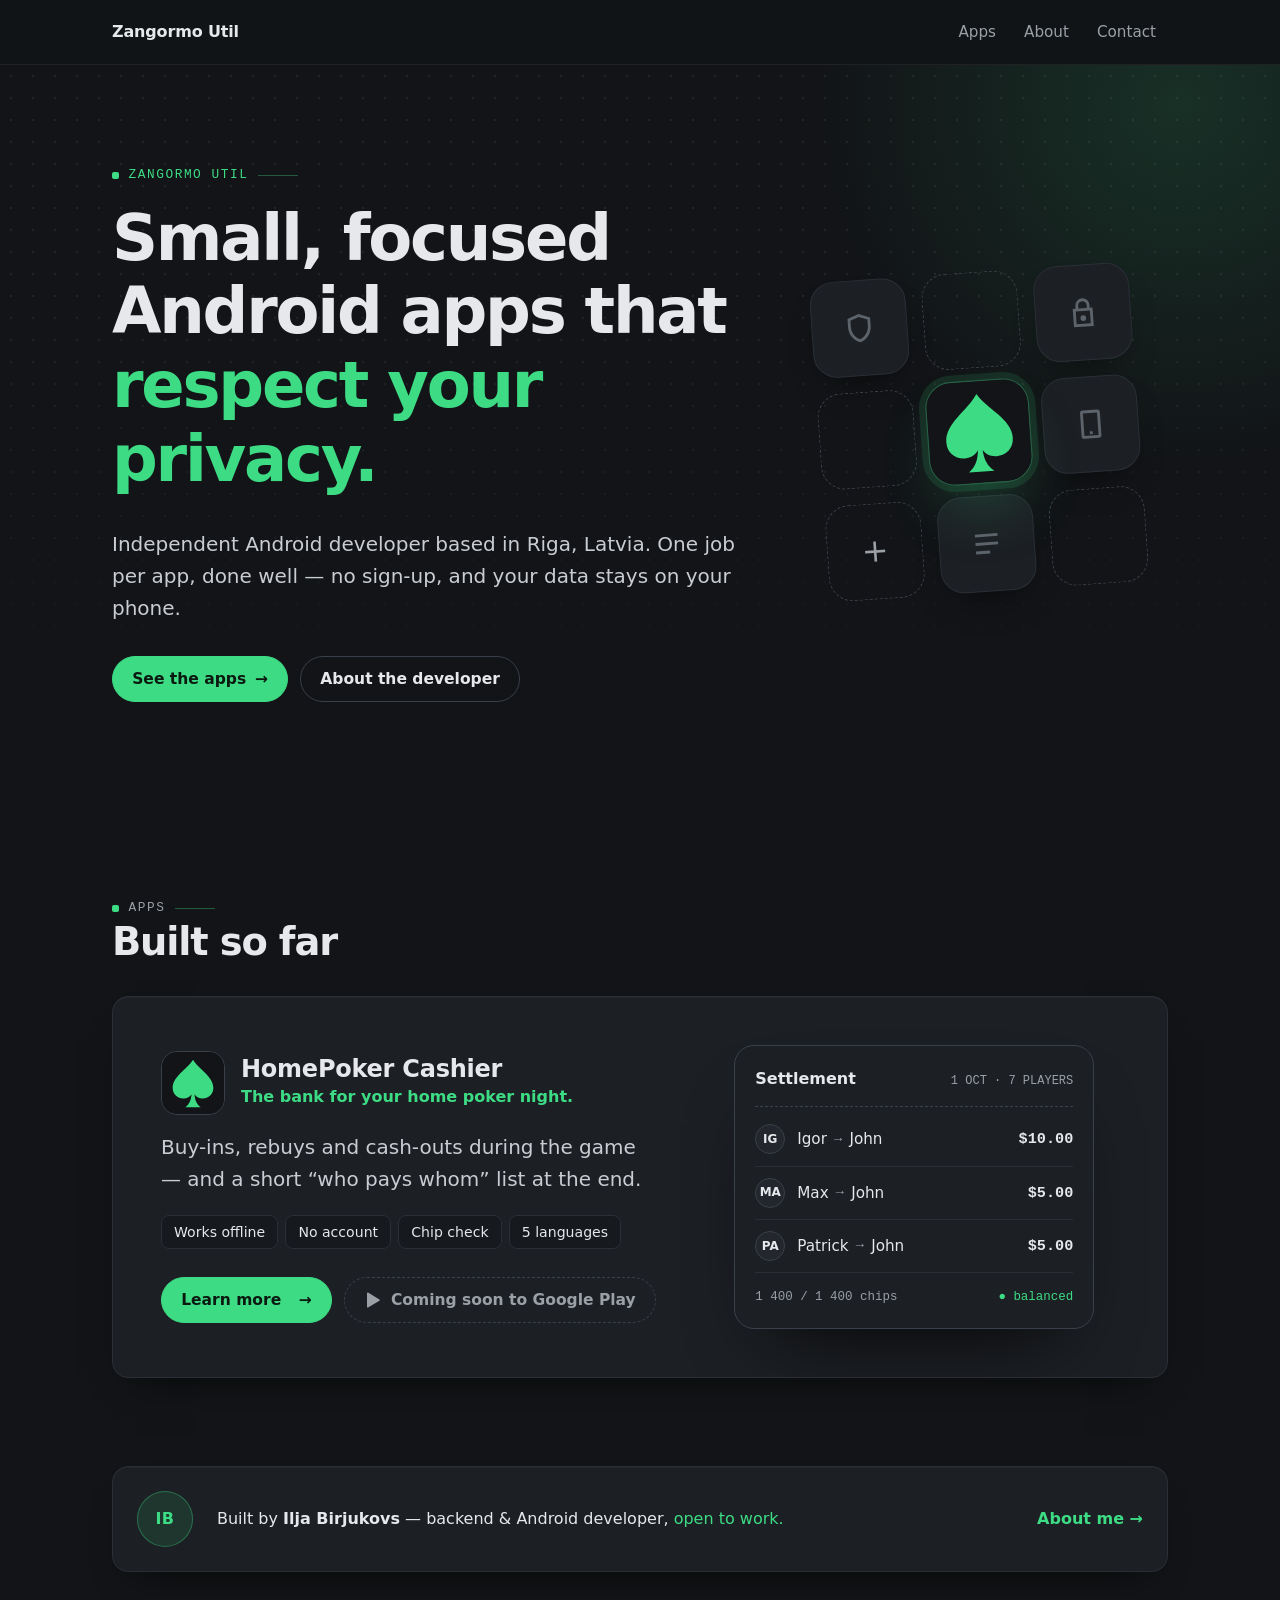
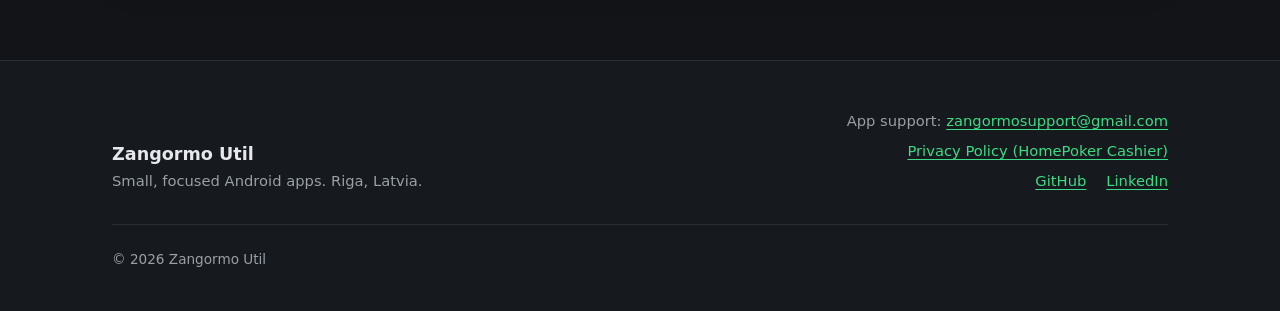
<file: index.html>
<!doctype html>
<!--
  CONFIG: data-play-live controls the Google Play button on this page.
  "false" = disabled "Coming soon to Google Play" badge (default)
  "true"  = live "Get it on Google Play" link
-->
<html lang="en" data-play-live="false">
<head>
  <meta charset="utf-8">
  <meta name="viewport" content="width=device-width, initial-scale=1">
  <title>Zangormo Util — Small, focused Android apps</title>
  <meta name="description" content="Zangormo Util: small, focused Android apps that respect your privacy. Independent Android developer based in Riga, Latvia.">
  <link rel="canonical" href="https://zangormo.github.io/">
  <meta property="og:type" content="website">
  <meta property="og:site_name" content="Zangormo Util">
  <meta property="og:title" content="Zangormo Util — Small, focused Android apps">
  <meta property="og:description" content="Small, focused Android apps that respect your privacy. Independent Android developer based in Riga, Latvia.">
  <meta property="og:url" content="https://zangormo.github.io/">
  <meta name="theme-color" content="#121417">
  <link rel="icon" href="/assets/favicon.svg" type="image/svg+xml">
  <link rel="stylesheet" href="/style.css">
</head>
<body>
  <a class="skip-link" href="#main">Skip to content</a>

  <header class="site-header">
    <div class="container">
      <a class="brand" href="/">Zangormo Util</a>
      <nav class="site-nav" aria-label="Main">
        <ul>
          <li><a href="/#apps">Apps</a></li>
          <li><a href="/about/">About</a></li>
          <li><a href="#contact">Contact</a></li>
        </ul>
      </nav>
    </div>
  </header>

  <main id="main">
    <section class="hero">
      <div class="container hero-grid">
        <div>
          <p class="kicker"><span class="mark" aria-hidden="true"></span>Zangormo Util</p>
          <h1>Small, focused Android apps that <span class="accent">respect your privacy.</span></h1>
          <p class="lead">Independent Android developer based in Riga, Latvia. One job per app, done well — no sign-up, and your data stays on your phone.</p>
          <div class="actions">
            <a class="btn btn-primary" href="/#apps">See the apps <span class="arrow" aria-hidden="true">→</span></a>
            <a class="btn btn-ghost" href="/about/">About the developer</a>
          </div>
        </div>
        <div class="hero-visual" aria-hidden="true">
          <div class="tiles">
            <span class="tile"><svg viewBox="0 0 24 24"><path fill="currentColor" d="M12 2 4 5v6c0 5 3.4 9.7 8 11 4.6-1.3 8-6 8-11V5l-8-3zm0 2.2 6 2.2V11c0 3.9-2.5 7.6-6 8.9-3.5-1.3-6-5-6-8.9V6.4l6-2.2z"/></svg></span>
            <span class="tile slot"></span>
            <span class="tile"><svg viewBox="0 0 24 24"><path fill="currentColor" d="M17 9V7A5 5 0 0 0 7 7v2H5v13h14V9h-2zM9 7a3 3 0 0 1 6 0v2H9V7zm8 13H7v-9h10v9zm-5-2a2 2 0 1 0 0-4 2 2 0 0 0 0 4z"/></svg></span>
            <span class="tile slot"></span>
            <span class="tile app"><img src="/assets/favicon.svg" alt="" width="96" height="96"></span>
            <span class="tile"><svg viewBox="0 0 24 24"><path fill="currentColor" d="M7 2h10a2 2 0 0 1 2 2v16a2 2 0 0 1-2 2H7a2 2 0 0 1-2-2V4a2 2 0 0 1 2-2zm0 2v16h10V4H7zm4 13h2v2h-2v-2z"/></svg></span>
            <span class="tile slot plus">+</span>
            <span class="tile"><svg viewBox="0 0 24 24"><path fill="currentColor" d="M4 5h16v2H4V5zm0 6h16v2H4v-2zm0 6h10v2H4v-2z"/></svg></span>
            <span class="tile slot"></span>
          </div>
        </div>
      </div>
    </section>

    <section class="section" id="apps" aria-labelledby="apps-title">
      <div class="container">
        <div class="section-head">
          <p class="kicker"><span class="mark" aria-hidden="true"></span>Apps</p>
          <h2 id="apps-title">Built so far</h2>
        </div>

        <article class="card feature-app">
          <div>
            <div class="app-title">
              <img src="/assets/favicon.svg" alt="HomePoker Cashier app icon" width="64" height="64">
              <div>
                <h3>HomePoker Cashier</h3>
                <p>The bank for your home poker night.</p>
              </div>
            </div>
            <p class="lead">Buy-ins, rebuys and cash-outs during the game — and a short “who pays whom” list at the end.</p>
            <ul class="chips points">
              <li>Works offline</li>
              <li>No account</li>
              <li>Chip check</li>
              <li>5 languages</li>
            </ul>
            <div class="actions">
              <a class="btn btn-primary" href="/homepoker-cashier/">Learn more<span class="visually-hidden"> about HomePoker Cashier</span> <span class="arrow" aria-hidden="true">→</span></a>
              <a class="btn play-live" href="https://play.google.com/store/apps/details?id=com.zango.pokertracker" rel="noopener">
                <svg viewBox="0 0 24 24" aria-hidden="true"><path fill="currentColor" d="M4 2.8v18.4c0 .7.8 1.1 1.4.7L20.6 13c.6-.4.6-1.3 0-1.7L5.4 2.1C4.8 1.7 4 2.1 4 2.8z"/></svg>
                Get it on Google Play
              </a>
              <span class="btn play-soon" aria-disabled="true">
                <svg viewBox="0 0 24 24" aria-hidden="true"><path fill="currentColor" d="M4 2.8v18.4c0 .7.8 1.1 1.4.7L20.6 13c.6-.4.6-1.3 0-1.7L5.4 2.1C4.8 1.7 4 2.1 4 2.8z"/></svg>
                Coming soon to Google Play
              </span>
            </div>
          </div>

          <div class="ledger" role="img" aria-label="Example settlement: Igor pays John $10.00, Max pays John $5.00, Patrick pays John $5.00. Chips balanced.">
            <div class="ledger-head"><strong>Settlement</strong><span>1 OCT · 7 PLAYERS</span></div>
            <ol>
            <li><span class="av">IG</span><span class="who">Igor <span class="to">→</span> John</span><span class="amt">$10.00</span></li>
            <li><span class="av">MA</span><span class="who">Max <span class="to">→</span> John</span><span class="amt">$5.00</span></li>
            <li><span class="av">PA</span><span class="who">Patrick <span class="to">→</span> John</span><span class="amt">$5.00</span></li>
            </ol>
            <div class="ledger-foot"><span>1 400 / 1 400 chips</span><span class="ok">● balanced</span></div>
          </div>
        </article>
      </div>
    </section>

    <section class="section tight" aria-label="About the developer">
      <div class="container">
        <a class="card teaser" href="/about/">
          <span class="monogram" aria-hidden="true">IB</span>
          <p>Built by <strong>Ilja Birjukovs</strong> — backend &amp; Android developer, <span class="accent">open to work.</span></p>
          <span class="go">About me <span class="arrow" aria-hidden="true">→</span></span>
        </a>
      </div>
    </section>
  </main>

  <footer class="site-footer" id="contact">
    <div class="container">
      <div class="footer-grid">
        <div>
          <p class="footer-brand">Zangormo Util</p>
          <p>Small, focused Android apps. Riga, Latvia.</p>
        </div>
        <ul>
          <li>App support: <a href="mailto:zangormosupport@gmail.com">zangormosupport@gmail.com</a></li>
          <li><a href="https://zangormo.github.io/poker_cashier_privacy_page/">Privacy Policy (HomePoker Cashier)</a></li>
          <li class="social"><a href="https://github.com/Zangormo" rel="noopener">GitHub</a><a href="https://linkedin.com/in/ilja-birjukovs" rel="noopener">LinkedIn</a></li>
        </ul>
      </div>
      <p class="copyright">© 2026 Zangormo Util</p>
    </div>
  </footer>
</body>
</html>
</file>
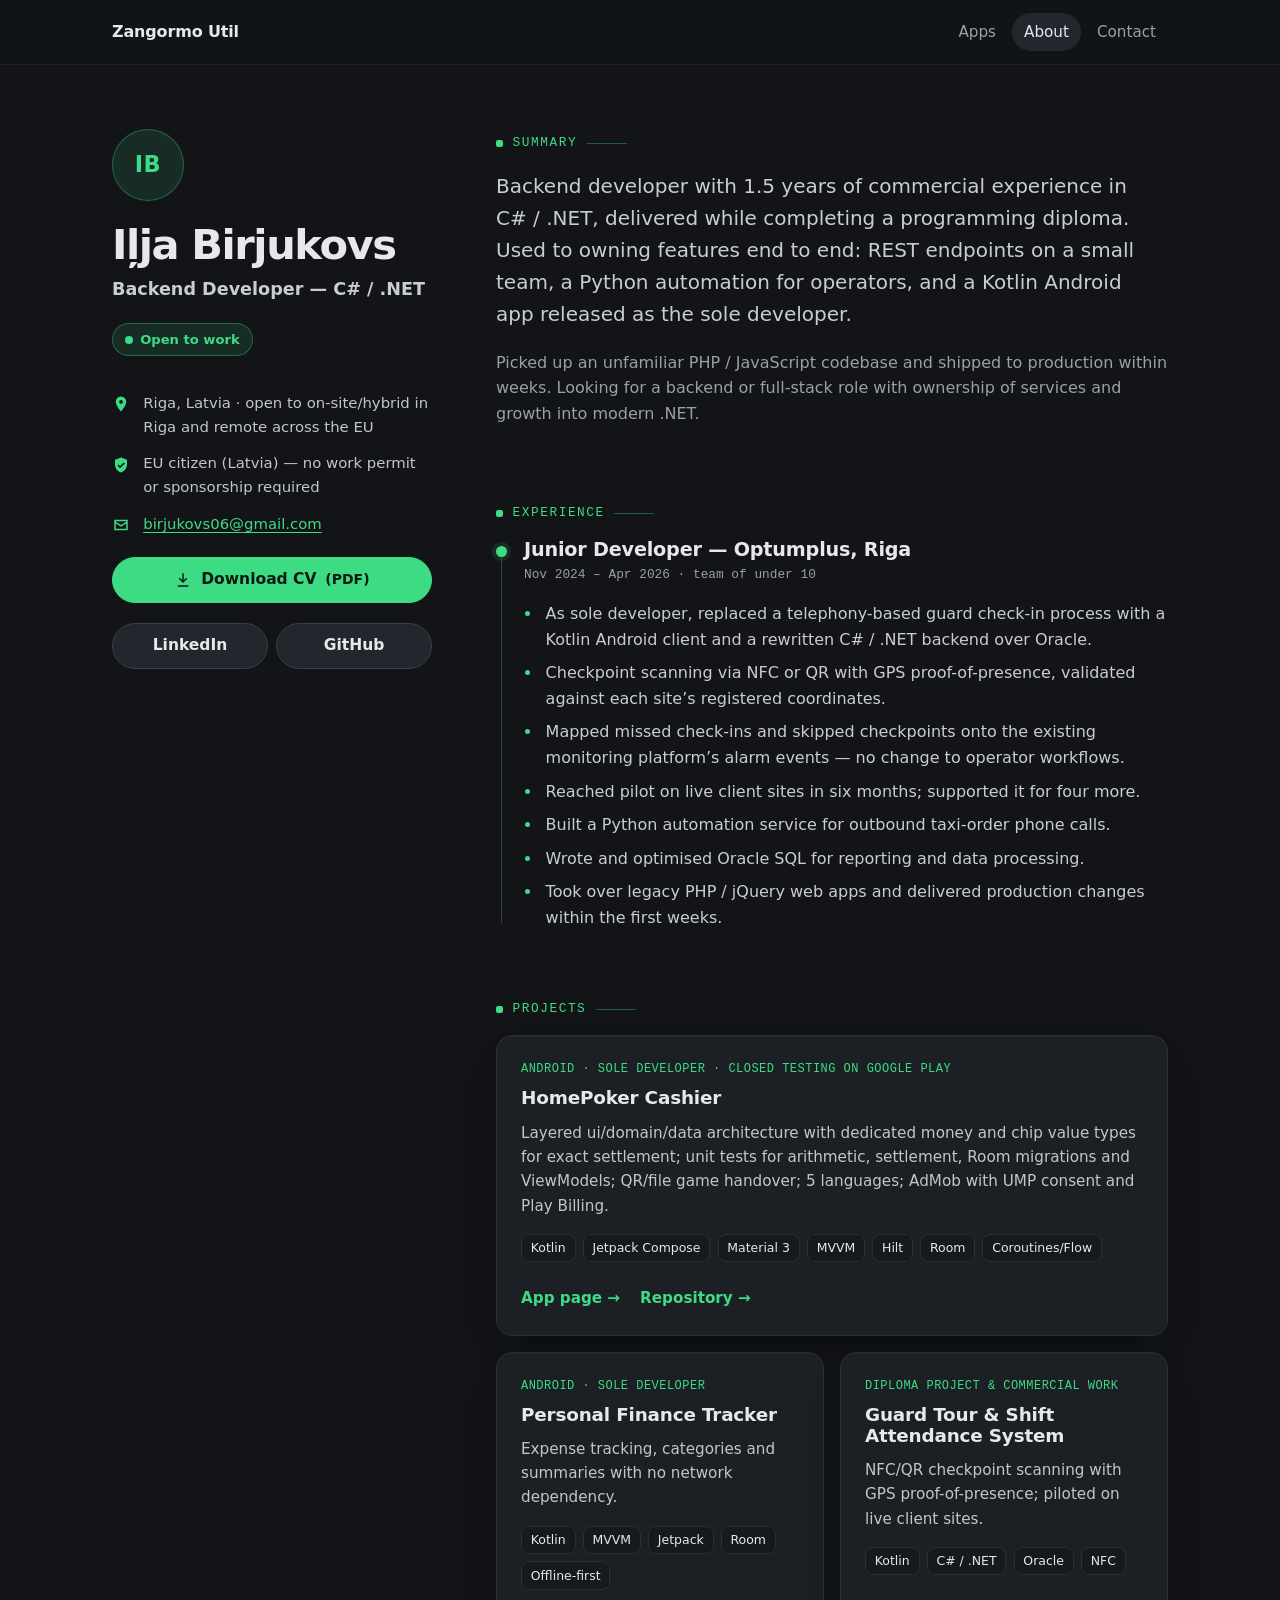
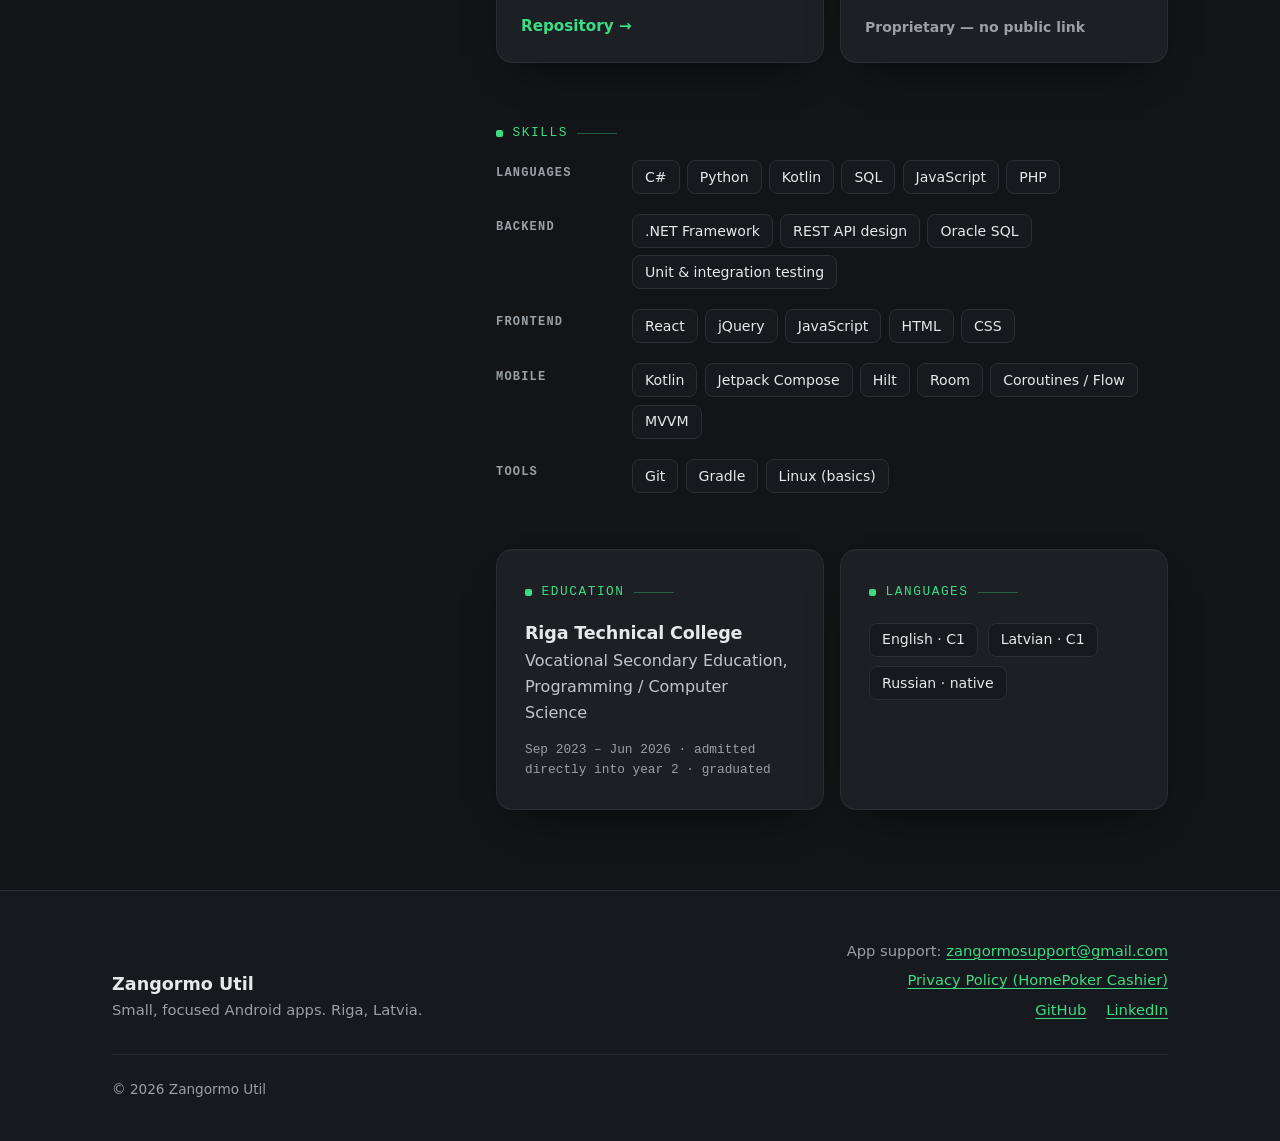
<file: about/index.html>
<!doctype html>
<html lang="en">
<head>
  <meta charset="utf-8">
  <meta name="viewport" content="width=device-width, initial-scale=1">
  <title>Iļja Birjukovs — Backend Developer (C# / .NET), Riga</title>
  <meta name="description" content="Iļja Birjukovs — backend developer (C# / .NET) with Android experience, based in Riga, Latvia. EU citizen, open to work on-site, hybrid or remote across the EU.">
  <link rel="canonical" href="https://zangormo.github.io/about/">
  <meta property="og:type" content="profile">
  <meta property="og:site_name" content="Zangormo Util">
  <meta property="og:title" content="Iļja Birjukovs — Backend Developer (C# / .NET)">
  <meta property="og:description" content="Backend developer in Riga, Latvia. C# / .NET, Oracle SQL, Kotlin Android. Open to work.">
  <meta property="og:url" content="https://zangormo.github.io/about/">
  <meta name="theme-color" content="#121417">
  <link rel="icon" href="/assets/favicon.svg" type="image/svg+xml">
  <link rel="stylesheet" href="/style.css">
</head>
<body>
  <a class="skip-link" href="#main">Skip to content</a>

  <header class="site-header">
    <div class="container">
      <a class="brand" href="/">Zangormo Util</a>
      <nav class="site-nav" aria-label="Main">
        <ul>
          <li><a href="/#apps">Apps</a></li>
          <li><a href="/about/" aria-current="page">About</a></li>
          <li><a href="#contact">Contact</a></li>
        </ul>
      </nav>
    </div>
  </header>

  <main id="main" class="container about-layout">
    <aside class="profile" aria-label="Profile">
      <span class="monogram" aria-hidden="true">IB</span>
      <div>
        <h1>Iļja Birjukovs</h1>
        <p class="role">Backend Developer — C# / .NET</p>
      </div>
      <p><span class="badge">Open to work</span></p>
      <ul class="facts">
        <li>
          <svg viewBox="0 0 24 24" aria-hidden="true"><path fill="currentColor" d="M12 2a7 7 0 0 0-7 7c0 5 7 13 7 13s7-8 7-13a7 7 0 0 0-7-7zm0 9.5A2.5 2.5 0 1 1 12 6.5a2.5 2.5 0 0 1 0 5z"/></svg>
          <span><span class="visually-hidden">Location: </span>Riga, Latvia · open to on-site/hybrid in Riga and remote across the EU</span>
        </li>
        <li>
          <svg viewBox="0 0 24 24" aria-hidden="true"><path fill="currentColor" d="M12 2 4 5v6c0 5 3.4 9.7 8 11 4.6-1.3 8-6 8-11V5l-8-3zm-1.2 14.2-3.5-3.5 1.4-1.4 2.1 2.1 4.9-4.9 1.4 1.4-6.3 6.3z"/></svg>
          <span><span class="visually-hidden">Work authorization: </span>EU citizen (Latvia) — no work permit or sponsorship required</span>
        </li>
        <li>
          <svg viewBox="0 0 24 24" aria-hidden="true"><path fill="currentColor" d="M3 5h18v14H3V5zm2 2v.5l7 4.5 7-4.5V7H5zm14 2.9-7 4.5-7-4.5V17h14V9.9z"/></svg>
          <a href="mailto:birjukovs06@gmail.com">birjukovs06@gmail.com</a>
        </li>
      </ul>
      <a class="btn btn-primary" href="/assets/Ilja_Birjukovs_CV.pdf" download>
        <svg viewBox="0 0 24 24" aria-hidden="true"><path fill="currentColor" d="M11 3h2v9.2l3.3-3.3 1.4 1.4L12 16l-5.7-5.7 1.4-1.4 3.3 3.3V3zM5 19h14v2H5v-2z"/></svg>
        Download CV <span class="small">(PDF)</span>
      </a>
      <div class="profile-links">
        <a class="btn" href="https://linkedin.com/in/ilja-birjukovs" rel="noopener">LinkedIn</a>
        <a class="btn" href="https://github.com/Zangormo" rel="noopener">GitHub</a>
      </div>
    </aside>

    <div class="about-main">
      <section aria-labelledby="summary-title">
        <p class="kicker"><span class="mark" aria-hidden="true"></span>Summary</p>
        <h2 id="summary-title" class="visually-hidden">Summary</h2>
        <p class="lead">Backend developer with 1.5 years of commercial experience in C# / .NET, delivered while completing a programming diploma. Used to owning features end to end: REST endpoints on a small team, a Python automation for operators, and a Kotlin Android app released as the sole developer.</p>
        <p class="muted">Picked up an unfamiliar PHP / JavaScript codebase and shipped to production within weeks. Looking for a backend or full-stack role with ownership of services and growth into modern .NET.</p>
      </section>

      <section aria-labelledby="exp-title">
        <p class="kicker"><span class="mark" aria-hidden="true"></span>Experience</p>
        <h2 id="exp-title" class="visually-hidden">Experience</h2>
        <div class="timeline">
          <span class="dot" aria-hidden="true"></span>
          <div class="job-head">
            <h3>Junior Developer — Optumplus, Riga</h3>
            <p class="job-meta"><time datetime="2024-11">Nov 2024</time> – <time datetime="2026-04">Apr 2026</time> · team of under 10</p>
          </div>
          <ul class="list">
            <li>As sole developer, replaced a telephony-based guard check-in process with a Kotlin Android client and a rewritten C# / .NET backend over Oracle.</li>
            <li>Checkpoint scanning via NFC or QR with GPS proof-of-presence, validated against each site’s registered coordinates.</li>
            <li>Mapped missed check-ins and skipped checkpoints onto the existing monitoring platform’s alarm events — no change to operator workflows.</li>
            <li>Reached pilot on live client sites in six months; supported it for four more.</li>
            <li>Built a Python automation service for outbound taxi-order phone calls.</li>
            <li>Wrote and optimised Oracle SQL for reporting and data processing.</li>
            <li>Took over legacy PHP / jQuery web apps and delivered production changes within the first weeks.</li>
          </ul>
        </div>
      </section>

      <section aria-labelledby="projects-title">
        <p class="kicker"><span class="mark" aria-hidden="true"></span>Projects</p>
        <h2 id="projects-title" class="visually-hidden">Projects</h2>
        <div class="grid projects">
          <article class="card project">
            <p class="meta">Android · sole developer · closed testing on Google Play</p>
            <h3>HomePoker Cashier</h3>
            <p class="desc">Layered ui/domain/data architecture with dedicated money and chip value types for exact settlement; unit tests for arithmetic, settlement, Room migrations and ViewModels; QR/file game handover; 5 languages; AdMob with UMP consent and Play Billing.</p>
            <ul class="chips"><li>Kotlin</li><li>Jetpack Compose</li><li>Material 3</li><li>MVVM</li><li>Hilt</li><li>Room</li><li>Coroutines/Flow</li></ul>
            <div class="links">
              <a href="/homepoker-cashier/">App page →</a>
              <a href="https://github.com/Zangormo/homepoker_tracker" rel="noopener">Repository<span class="visually-hidden"> for HomePoker Cashier</span> →</a>
            </div>
          </article>
          <article class="card project">
            <p class="meta">Android · sole developer</p>
            <h3>Personal Finance Tracker</h3>
            <p class="desc">Expense tracking, categories and summaries with no network dependency.</p>
            <ul class="chips"><li>Kotlin</li><li>MVVM</li><li>Jetpack</li><li>Room</li><li>Offline-first</li></ul>
            <div class="links">
              <!-- TODO: replace href="#" with the Personal Finance Tracker repository URL -->
              <a href="#">Repository<span class="visually-hidden"> for Personal Finance Tracker</span> →</a>
            </div>
          </article>
          <article class="card project">
            <p class="meta">Diploma project &amp; commercial work</p>
            <h3>Guard Tour &amp; Shift Attendance System</h3>
            <p class="desc">NFC/QR checkpoint scanning with GPS proof-of-presence; piloted on live client sites.</p>
            <ul class="chips"><li>Kotlin</li><li>C# / .NET</li><li>Oracle</li><li>NFC</li></ul>
            <div class="links"><span class="muted small">Proprietary — no public link</span></div>
          </article>
        </div>
      </section>

      <section aria-labelledby="skills-title">
        <p class="kicker"><span class="mark" aria-hidden="true"></span>Skills</p>
        <h2 id="skills-title" class="visually-hidden">Skills</h2>
        <div class="skills">
          <div class="skill-row"><h3>Languages</h3><ul class="chips"><li>C#</li><li>Python</li><li>Kotlin</li><li>SQL</li><li>JavaScript</li><li>PHP</li></ul></div>
          <div class="skill-row"><h3>Backend</h3><ul class="chips"><li>.NET Framework</li><li>REST API design</li><li>Oracle SQL</li><li>Unit &amp; integration testing</li></ul></div>
          <div class="skill-row"><h3>Frontend</h3><ul class="chips"><li>React</li><li>jQuery</li><li>JavaScript</li><li>HTML</li><li>CSS</li></ul></div>
          <div class="skill-row"><h3>Mobile</h3><ul class="chips"><li>Kotlin</li><li>Jetpack Compose</li><li>Hilt</li><li>Room</li><li>Coroutines / Flow</li><li>MVVM</li></ul></div>
          <div class="skill-row"><h3>Tools</h3><ul class="chips"><li>Git</li><li>Gradle</li><li>Linux (basics)</li></ul></div>
        </div>
      </section>

      <section aria-label="Education and languages">
        <div class="grid grid-2">
          <div class="card edu">
            <p class="kicker"><span class="mark" aria-hidden="true"></span>Education</p>
            <h3>Riga Technical College</h3>
            <p>Vocational Secondary Education, Programming / Computer Science</p>
            <p class="job-meta"><time datetime="2023-09">Sep 2023</time> – <time datetime="2026-06">Jun 2026</time> · admitted directly into year 2 · graduated</p>
          </div>
          <div class="card edu">
            <p class="kicker"><span class="mark" aria-hidden="true"></span>Languages</p>
            <ul class="chips"><li>English · C1</li><li>Latvian · C1</li><li>Russian · native</li></ul>
          </div>
        </div>
      </section>
    </div>
  </main>

  <footer class="site-footer" id="contact">
    <div class="container">
      <div class="footer-grid">
        <div>
          <p class="footer-brand">Zangormo Util</p>
          <p>Small, focused Android apps. Riga, Latvia.</p>
        </div>
        <ul>
          <li>App support: <a href="mailto:zangormosupport@gmail.com">zangormosupport@gmail.com</a></li>
          <li><a href="https://zangormo.github.io/poker_cashier_privacy_page/">Privacy Policy (HomePoker Cashier)</a></li>
          <li class="social"><a href="https://github.com/Zangormo" rel="noopener">GitHub</a><a href="https://linkedin.com/in/ilja-birjukovs" rel="noopener">LinkedIn</a></li>
        </ul>
      </div>
      <p class="copyright">© 2026 Zangormo Util</p>
    </div>
  </footer>
</body>
</html>
</file>
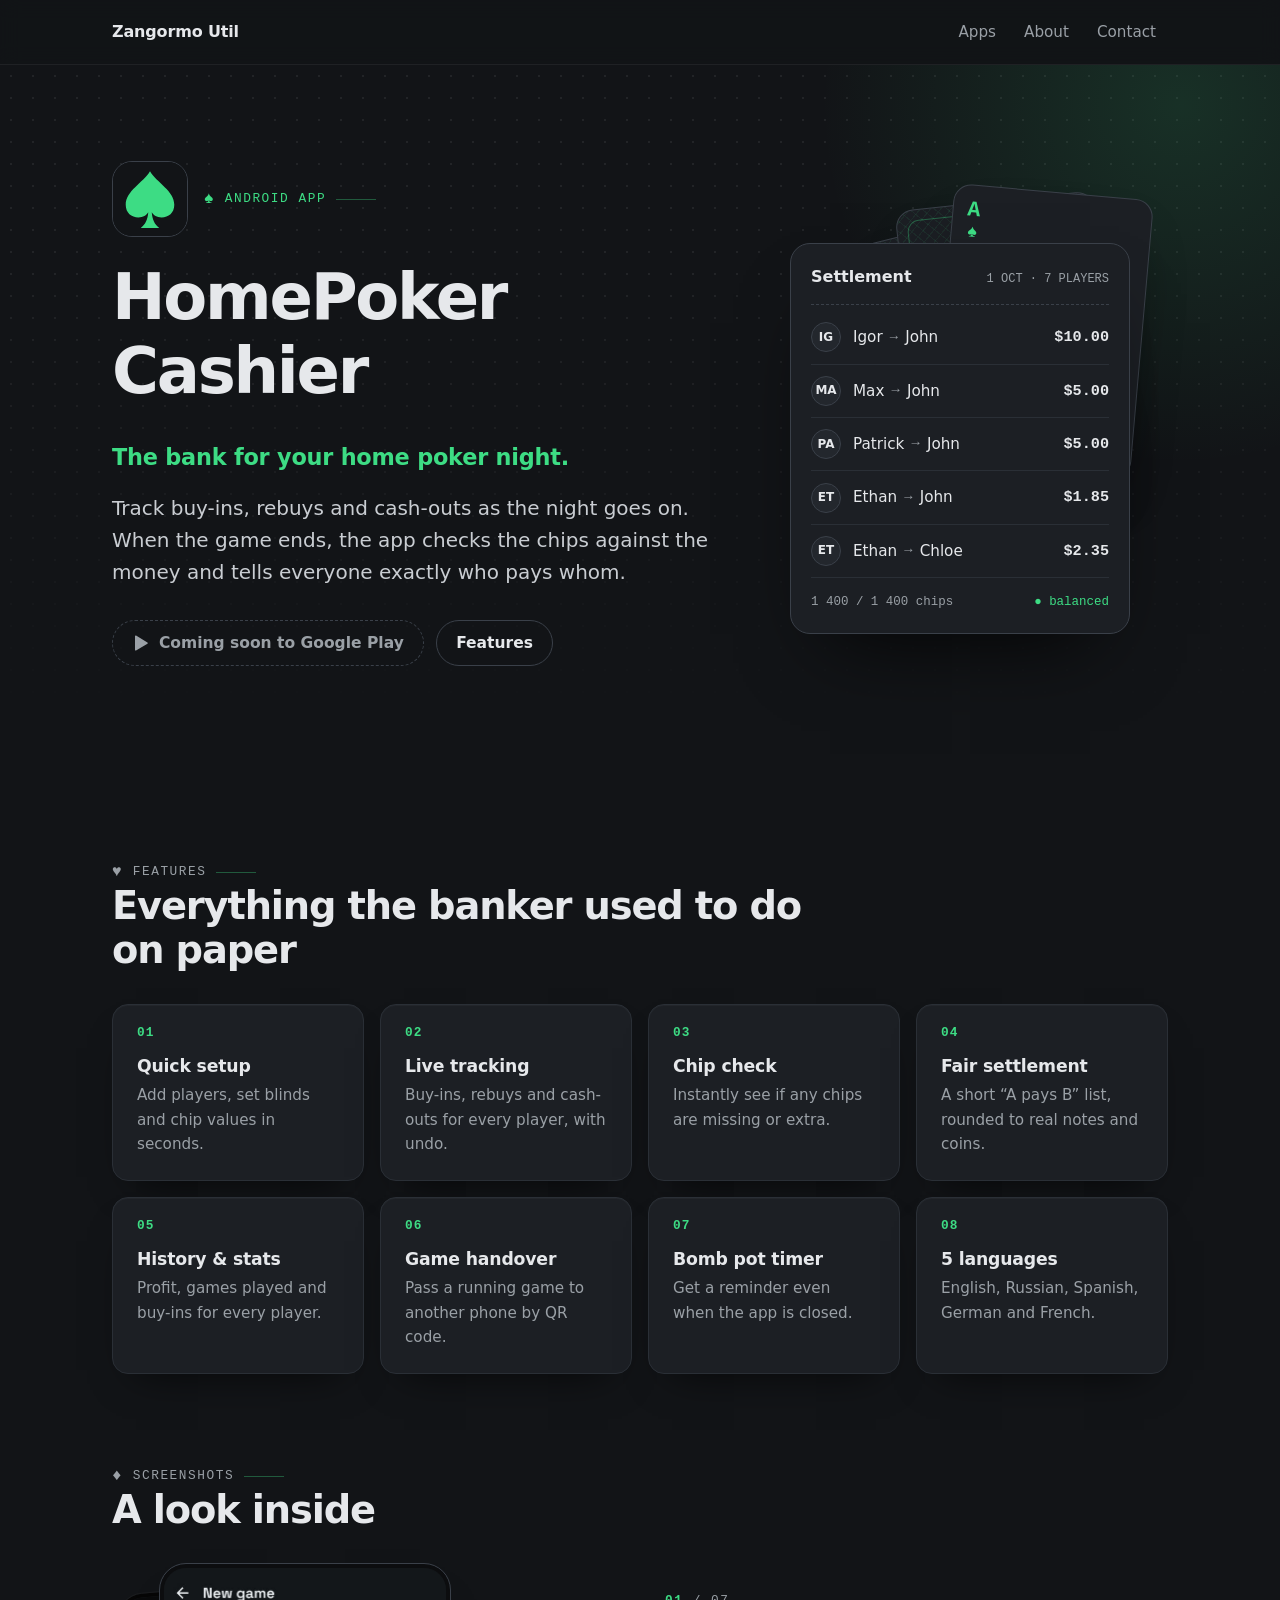
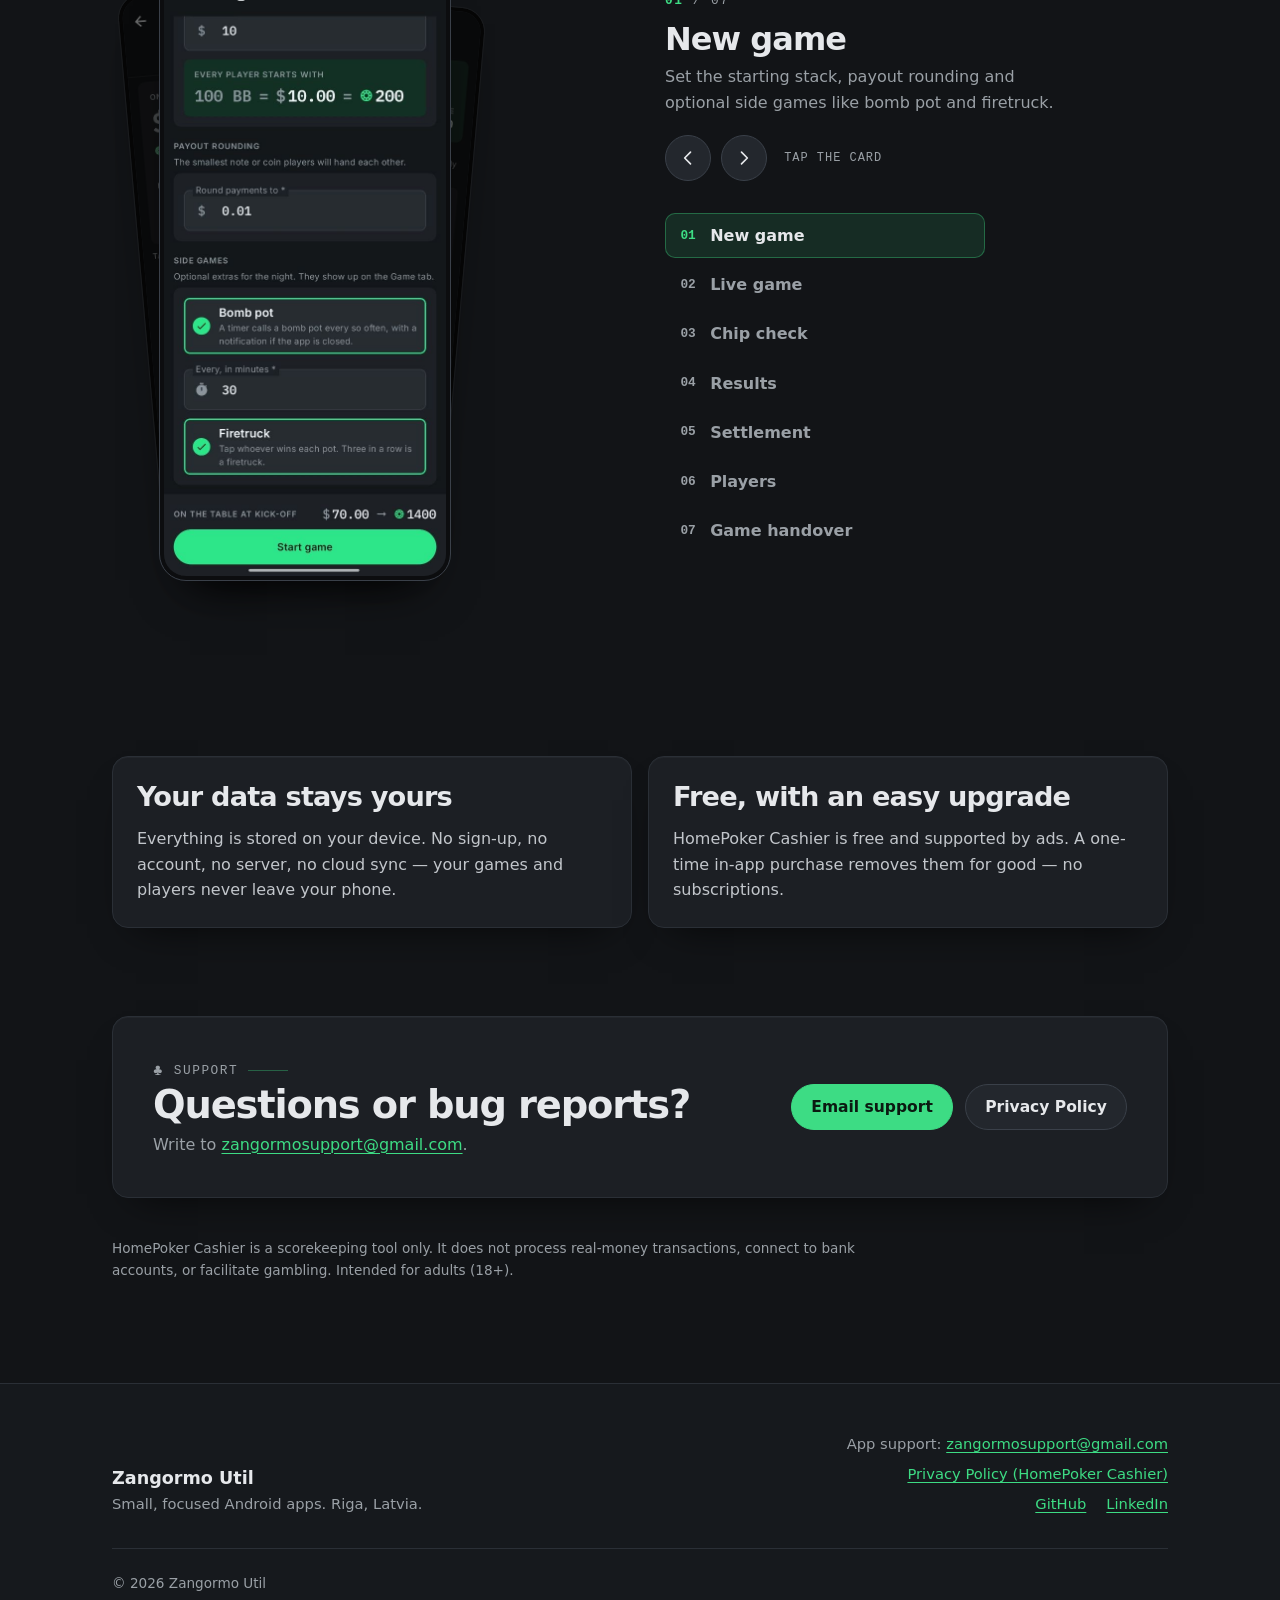
<file: homepoker-cashier/index.html>
<!doctype html>
<!--
  CONFIG: data-play-live controls the Google Play button on this page.
  "false" = disabled "Coming soon to Google Play" badge (default)
  "true"  = live "Get it on Google Play" link
-->
<html lang="en" data-play-live="false">
<head>
  <meta charset="utf-8">
  <meta name="viewport" content="width=device-width, initial-scale=1">
  <title>HomePoker Cashier — The bank for your home poker night</title>
  <meta name="description" content="HomePoker Cashier tracks buy-ins, rebuys and cash-outs at your home poker game, checks the chips against the money and shows exactly who pays whom. Offline, no account.">
  <link rel="canonical" href="https://zangormo.github.io/homepoker-cashier/">
  <meta property="og:type" content="website">
  <meta property="og:site_name" content="Zangormo Util">
  <meta property="og:title" content="HomePoker Cashier — The bank for your home poker night">
  <meta property="og:description" content="Track buy-ins, rebuys and cash-outs. When the game ends, see exactly who pays whom. Everything stays on your phone.">
  <meta property="og:url" content="https://zangormo.github.io/homepoker-cashier/">
  <meta name="theme-color" content="#121417">
  <link rel="icon" href="/assets/favicon.svg" type="image/svg+xml">
  <link rel="stylesheet" href="/style.css">
</head>
<body>
  <a class="skip-link" href="#main">Skip to content</a>

  <header class="site-header">
    <div class="container">
      <a class="brand" href="/">Zangormo Util</a>
      <nav class="site-nav" aria-label="Main">
        <ul>
          <li><a href="/#apps">Apps</a></li>
          <li><a href="/about/">About</a></li>
          <li><a href="#contact">Contact</a></li>
        </ul>
      </nav>
    </div>
  </header>

  <main id="main">
    <section class="hero">
      <div class="container hero-grid">
        <div>
          <div class="app-head">
            <img src="/assets/favicon.svg" alt="HomePoker Cashier app icon: green spade on a dark background" width="76" height="76">
            <p class="kicker"><span class="suit" aria-hidden="true">♠</span> Android app</p>
          </div>
          <h1>HomePoker Cashier</h1>
          <p class="tagline">The bank for your home poker night.</p>
          <p class="lead">Track buy-ins, rebuys and cash-outs as the night goes on. When the game ends, the app checks the chips against the money and tells everyone exactly who pays whom.</p>
          <div class="actions">
            <a class="btn btn-primary play-live" href="https://play.google.com/store/apps/details?id=com.zango.pokertracker" rel="noopener">
              <svg viewBox="0 0 24 24" aria-hidden="true"><path fill="currentColor" d="M4 2.8v18.4c0 .7.8 1.1 1.4.7L20.6 13c.6-.4.6-1.3 0-1.7L5.4 2.1C4.8 1.7 4 2.1 4 2.8z"/></svg>
              Get it on Google Play
            </a>
            <span class="btn play-soon" aria-disabled="true">
              <svg viewBox="0 0 24 24" aria-hidden="true"><path fill="currentColor" d="M4 2.8v18.4c0 .7.8 1.1 1.4.7L20.6 13c.6-.4.6-1.3 0-1.7L5.4 2.1C4.8 1.7 4 2.1 4 2.8z"/></svg>
              Coming soon to Google Play
            </span>
            <a class="btn btn-ghost" href="#features">Features</a>
          </div>
        </div>

        <div class="app-visual">
          <div class="deck" aria-hidden="true">
            <div class="pcard back b1"></div>
            <div class="pcard back b2"></div>
            <div class="pcard front">
              <div class="idx tl">A<span>♠</span></div>
              <div class="pip"><svg viewBox="0 0 64 64"><path fill="#3DDC84" d="M32 8c-6 10-21 17-21 29 0 7 5 11 11 11 4 0 7-2 8.5-4.5C30 50 28 54 24 57h16c-4-3-6-7-6.5-13.5C35 46 38 48 42 48c6 0 11-4 11-11C53 25 38 18 32 8z"/></svg></div>
              <div class="idx br">A<span>♠</span></div>
            </div>
          </div>
          <div class="ledger" role="img" aria-label="Example settlement: Igor pays John $10.00, Max pays John $5.00, Patrick pays John $5.00, Ethan pays John $1.85, Ethan pays Chloe $2.35. Chips balanced.">
            <div class="ledger-head"><strong>Settlement</strong><span>1 OCT · 7 PLAYERS</span></div>
            <ol>
            <li><span class="av">IG</span><span class="who">Igor <span class="to">→</span> John</span><span class="amt">$10.00</span></li>
            <li><span class="av">MA</span><span class="who">Max <span class="to">→</span> John</span><span class="amt">$5.00</span></li>
            <li><span class="av">PA</span><span class="who">Patrick <span class="to">→</span> John</span><span class="amt">$5.00</span></li>
            <li><span class="av">ET</span><span class="who">Ethan <span class="to">→</span> John</span><span class="amt">$1.85</span></li>
            <li><span class="av">ET</span><span class="who">Ethan <span class="to">→</span> Chloe</span><span class="amt">$2.35</span></li>
            </ol>
            <div class="ledger-foot"><span>1 400 / 1 400 chips</span><span class="ok">● balanced</span></div>
          </div>
        </div>
      </div>
    </section>

    <section class="section" id="features" aria-labelledby="features-title">
      <div class="container">
        <div class="section-head">
          <p class="kicker"><span class="suit" aria-hidden="true">♥</span> Features</p>
          <h2 id="features-title">Everything the banker used to do on paper</h2>
        </div>
        <ul class="grid grid-4 plain-list">
          <li class="card feature"><span class="num" aria-hidden="true">01</span><h3>Quick setup</h3><p>Add players, set blinds and chip values in seconds.</p></li>
          <li class="card feature"><span class="num" aria-hidden="true">02</span><h3>Live tracking</h3><p>Buy-ins, rebuys and cash-outs for every player, with undo.</p></li>
          <li class="card feature"><span class="num" aria-hidden="true">03</span><h3>Chip check</h3><p>Instantly see if any chips are missing or extra.</p></li>
          <li class="card feature"><span class="num" aria-hidden="true">04</span><h3>Fair settlement</h3><p>A short “A pays B” list, rounded to real notes and coins.</p></li>
          <li class="card feature"><span class="num" aria-hidden="true">05</span><h3>History &amp; stats</h3><p>Profit, games played and buy-ins for every player.</p></li>
          <li class="card feature"><span class="num" aria-hidden="true">06</span><h3>Game handover</h3><p>Pass a running game to another phone by QR code.</p></li>
          <li class="card feature"><span class="num" aria-hidden="true">07</span><h3>Bomb pot timer</h3><p>Get a reminder even when the app is closed.</p></li>
          <li class="card feature"><span class="num" aria-hidden="true">08</span><h3>5 languages</h3><p>English, Russian, Spanish, German and French.</p></li>
        </ul>
      </div>
    </section>

    <section class="section tight shots-section" aria-labelledby="screens-title">
      <div class="container">
        <div class="section-head">
          <p class="kicker"><span class="suit" aria-hidden="true">♦</span> Screenshots</p>
          <h2 id="screens-title">A look inside</h2>
        </div>
        <!-- Screenshot files: /assets/screenshots/screenshot-1.jpg … screenshot-7.jpg (see README) -->
        <!-- Without JS the screenshots show as a plain grid; the script turns them into a card stack. -->
        <div class="showcase" data-showcase>
          <div class="shot-stage">
            <ol class="shots plain-list" aria-label="App screenshots">
              <li class="shot" data-title="New game" data-desc="Set the starting stack, payout rounding and optional side games like bomb pot and firetruck."><img src="/assets/screenshots/screenshot-1.jpg" alt="New game setup: starting stack, payout rounding and optional side games like bomb pot and firetruck" width="576" height="1224" decoding="async"></li>
              <li class="shot" data-title="Live game" data-desc="Money and chips on the table, the current blinds and a seating chart of everyone playing."><img src="/assets/screenshots/screenshot-2.jpg" alt="Live game: money and chips on the table, blinds, and a seating chart of the players" width="576" height="1224" loading="lazy" decoding="async"></li>
              <li class="shot" data-title="Chip check" data-desc="Before anyone cashes out, the app confirms every chip is accounted for."><img src="/assets/screenshots/screenshot-3.jpg" alt="End game chip check confirming every chip is accounted for, with each player's final chips" width="576" height="1224" loading="lazy" decoding="async"></li>
              <li class="shot" data-title="Results" data-desc="Buy-ins, final chips, cash-out and net for each player in one table."><img src="/assets/screenshots/screenshot-4.jpg" alt="Final chip counts with a results table of buy-ins, chips, cash-out and net for each player" width="576" height="1224" loading="lazy" decoding="async"></li>
              <li class="shot" data-title="Settlement" data-desc="A short list of who pays whom, with checkboxes to mark payments as done."><img src="/assets/screenshots/screenshot-5.jpg" alt="Settlement: a short list of who pays whom, with checkboxes to mark payments" width="576" height="1224" loading="lazy" decoding="async"></li>
              <li class="shot" data-title="Players" data-desc="Profit, games played and buy-ins for every regular at your table."><img src="/assets/screenshots/screenshot-6.jpg" alt="Players list with profit, games played and buy-ins for each player" width="576" height="1224" loading="lazy" decoding="async"></li>
              <li class="shot" data-title="Game handover" data-desc="Pass a running game to another phone: it scans the QR code and carries on."><img src="/assets/screenshots/screenshot-7.jpg" alt="Hand over game: a QR code the other phone scans to load the running game, with an option to send it as a file instead" width="576" height="1224" loading="lazy" decoding="async"></li>
            </ol>
            <button class="shot-hit" type="button" aria-label="Next screenshot" hidden></button>
          </div>
          <div class="shot-info" hidden>
            <p class="shot-count"><span data-shot-num>01</span> / <span data-shot-total>07</span></p>
            <h3 class="shot-title" data-shot-title aria-live="polite">New game</h3>
            <p class="shot-desc" data-shot-desc></p>
            <div class="shot-controls">
              <button class="shot-btn" type="button" data-shot-prev aria-label="Previous screenshot"><svg viewBox="0 0 24 24" aria-hidden="true"><path fill="none" stroke="currentColor" stroke-width="2" stroke-linecap="round" stroke-linejoin="round" d="M15 5l-7 7 7 7"/></svg></button>
              <button class="shot-btn" type="button" data-shot-next aria-label="Next screenshot"><svg viewBox="0 0 24 24" aria-hidden="true"><path fill="none" stroke="currentColor" stroke-width="2" stroke-linecap="round" stroke-linejoin="round" d="M9 5l7 7-7 7"/></svg></button>
              <span class="shot-hint">Tap the card</span>
            </div>
            <ol class="shot-index plain-list" aria-label="Jump to screenshot"></ol>
          </div>
        </div>
      </div>
    </section>

    <section class="section" aria-label="Privacy and pricing">
      <div class="container grid grid-2">
        <div class="card stat-card">
          <h2>Your data stays yours</h2>
          <p>Everything is stored on your device. No sign-up, no account, no server, no cloud sync — your games and players never leave your phone.</p>
        </div>
        <div class="card stat-card">
          <h2>Free, with an easy upgrade</h2>
          <p>HomePoker Cashier is free and supported by ads. A one-time in-app purchase removes them for good — no subscriptions.</p>
        </div>
      </div>
    </section>

    <section class="section tight" aria-labelledby="support-title">
      <div class="container">
        <div class="card support">
          <div>
            <p class="kicker"><span class="suit" aria-hidden="true">♣</span> Support</p>
            <h2 id="support-title">Questions or bug reports?</h2>
            <p>Write to <a href="mailto:zangormosupport@gmail.com">zangormosupport@gmail.com</a>.</p>
          </div>
          <div class="actions">
            <a class="btn btn-primary" href="mailto:zangormosupport@gmail.com">Email support</a>
            <a class="btn" href="https://zangormo.github.io/poker_cashier_privacy_page/">Privacy Policy</a>
          </div>
        </div>
        <p class="disclaimer">HomePoker Cashier is a scorekeeping tool only. It does not process real-money transactions, connect to bank accounts, or facilitate gambling. Intended for adults (18+).</p>
      </div>
    </section>
  </main>

  <footer class="site-footer" id="contact">
    <div class="container">
      <div class="footer-grid">
        <div>
          <p class="footer-brand">Zangormo Util</p>
          <p>Small, focused Android apps. Riga, Latvia.</p>
        </div>
        <ul>
          <li>App support: <a href="mailto:zangormosupport@gmail.com">zangormosupport@gmail.com</a></li>
          <li><a href="https://zangormo.github.io/poker_cashier_privacy_page/">Privacy Policy (HomePoker Cashier)</a></li>
          <li class="social"><a href="https://github.com/Zangormo" rel="noopener">GitHub</a><a href="https://linkedin.com/in/ilja-birjukovs" rel="noopener">LinkedIn</a></li>
        </ul>
      </div>
      <p class="copyright">© 2026 Zangormo Util</p>
    </div>
  </footer>

  <script>
    // Screenshot card stack: click/tap or swipe the front card, arrows, or the index to change screens.
    (function () {
      var root = document.querySelector('[data-showcase]');
      if (!root) return;
      var shots = Array.prototype.slice.call(root.querySelectorAll('.shot'));
      var n = shots.length;
      var hit = root.querySelector('.shot-hit');
      var info = root.querySelector('.shot-info');
      var index = root.querySelector('.shot-index');
      var pad = function (i) { return (i < 9 ? '0' : '') + (i + 1); };
      var current = 0;
      var items = [];

      root.querySelector('[data-shot-total]').textContent = pad(n - 1);
      shots.forEach(function (shot, i) {
        var li = document.createElement('li');
        var b = document.createElement('button');
        b.type = 'button';
        b.className = 'shot-tab';
        b.innerHTML = '<span class="n">' + pad(i) + '</span><span class="t"></span>';
        b.querySelector('.t').textContent = shot.dataset.title;
        b.addEventListener('click', function () { go(i); });
        li.appendChild(b);
        index.appendChild(li);
        items.push(b);
        shot.addEventListener('animationend', function () { shot.classList.remove('is-out', 'is-in'); });
      });

      function render() {
        shots.forEach(function (shot, i) {
          var pos = (i - current + n) % n;
          shot.dataset.pos = pos > 3 ? 3 : pos;
          shot.setAttribute('aria-hidden', pos === 0 ? 'false' : 'true');
        });
        items.forEach(function (b, i) {
          if (i === current) b.setAttribute('aria-current', 'true');
          else b.removeAttribute('aria-current');
        });
        var shot = shots[current];
        root.querySelector('[data-shot-num]').textContent = pad(current);
        root.querySelector('[data-shot-title]').textContent = shot.dataset.title;
        root.querySelector('[data-shot-desc]').textContent = shot.dataset.desc;
        // warm up the next image so the flip never shows an empty card
        shots[(current + 1) % n].querySelector('img').loading = 'eager';
      }

      function go(target, dir) {
        target = (target + n) % n;
        if (target === current) return;
        if (!dir) dir = target > current ? 1 : -1;
        var prev = shots[current];
        current = target;
        if (dir > 0) prev.classList.add('is-out');
        else shots[current].classList.add('is-in');
        render();
      }

      root.querySelector('[data-shot-prev]').addEventListener('click', function () { go(current - 1, -1); });
      root.querySelector('[data-shot-next]').addEventListener('click', function () { go(current + 1, 1); });

      var startX = null, swiped = false;
      hit.addEventListener('pointerdown', function (e) { startX = e.clientX; swiped = false; });
      hit.addEventListener('pointerup', function (e) {
        if (startX === null) return;
        var dx = e.clientX - startX;
        startX = null;
        if (Math.abs(dx) > 40) { swiped = true; go(current + (dx < 0 ? 1 : -1), dx < 0 ? 1 : -1); }
      });
      hit.addEventListener('click', function () {
        if (swiped) { swiped = false; return; }
        go(current + 1, 1);
      });
      root.addEventListener('keydown', function (e) {
        if (e.key === 'ArrowRight') { go(current + 1, 1); e.preventDefault(); }
        if (e.key === 'ArrowLeft') { go(current - 1, -1); e.preventDefault(); }
      });

      hit.hidden = false;
      info.hidden = false;
      root.classList.add('is-ready');
      render();
    })();
  </script>
</body>
</html>
</file>
<file: style.css>
/* Zangormo Util — shared styles. Mobile first, no dependencies.
   Concept: a home-game table — playing cards, suit markers, and a cashier's ledger. */

:root {
  --bg: #121417;
  --bg-2: #16191d;
  --surface: #1c1f24;
  --surface-2: #23272d;
  --border: #2a2f36;
  --border-strong: #3a4049;
  --text: #e6e8eb;
  --muted: #9aa0a6;
  --accent: #3ddc84;
  --accent-soft: rgba(61, 220, 132, .12);
  --accent-line: rgba(61, 220, 132, .35);
  --accent-ink: #0b1a11;
  --radius: 16px;
  --radius-sm: 10px;
  --max: 1120px;
  --gutter: 16px;
  --font: system-ui, -apple-system, "Segoe UI", Roboto, "Helvetica Neue", Arial, sans-serif;
  --mono: ui-monospace, "SF Mono", "Cascadia Mono", "Segoe UI Mono", Menlo, Consolas, monospace;
  --shadow: 0 1px 0 rgba(255, 255, 255, .03) inset, 0 20px 40px -24px rgba(0, 0, 0, .8);
  color-scheme: dark;
}

*,
*::before,
*::after { box-sizing: border-box; }

html { -webkit-text-size-adjust: 100%; scroll-behavior: smooth; scroll-padding-top: 80px; }

@media (prefers-reduced-motion: reduce) {
  html { scroll-behavior: auto; }
  *, *::before, *::after { transition: none !important; animation: none !important; }
}

body {
  margin: 0;
  background: var(--bg);
  color: var(--text);
  font-family: var(--font);
  font-size: 1rem;
  line-height: 1.6;
  overflow-wrap: break-word;
  -webkit-font-smoothing: antialiased;
}

img { max-width: 100%; display: block; }

h1, h2, h3 { line-height: 1.15; margin: 0 0 .5em; letter-spacing: -.02em; font-weight: 750; }
h1 { font-size: clamp(2.2rem, 8vw, 4rem); letter-spacing: -.035em; }
h2 { font-size: clamp(1.6rem, 5vw, 2.4rem); letter-spacing: -.03em; }
h3 { font-size: 1.1rem; letter-spacing: -.01em; }
p { margin: 0 0 1em; }

a { color: var(--accent); text-underline-offset: 3px; text-decoration-thickness: 1px; }
a:hover { text-decoration-thickness: 2px; }

:focus-visible {
  outline: 3px solid var(--accent);
  outline-offset: 3px;
  border-radius: 6px;
}

.muted { color: var(--muted); }
.small { font-size: .875rem; }
.accent { color: var(--accent); }

.visually-hidden {
  position: absolute !important;
  width: 1px; height: 1px;
  margin: -1px; padding: 0; border: 0;
  overflow: hidden; clip: rect(0 0 0 0); clip-path: inset(50%);
  white-space: nowrap;
}

.skip-link {
  position: absolute;
  left: var(--gutter);
  top: -100px;
  background: var(--accent);
  color: var(--accent-ink);
  padding: .5rem 1rem;
  border-radius: var(--radius-sm);
  font-weight: 600;
  z-index: 20;
}
.skip-link:focus { top: .75rem; }

.container {
  width: 100%;
  max-width: var(--max);
  margin: 0 auto;
  padding: 0 var(--gutter);
}
@media (min-width: 700px) { :root { --gutter: 32px; } }

.plain-list { list-style: none; margin: 0; padding: 0; }

/* ---------- Header ---------- */
.site-header {
  position: sticky;
  top: 0;
  z-index: 10;
  background: rgba(18, 20, 23, .8);
  backdrop-filter: saturate(140%) blur(10px);
  -webkit-backdrop-filter: saturate(140%) blur(10px);
  border-bottom: 1px solid rgba(255, 255, 255, .06);
}
.site-header .container {
  display: flex;
  align-items: center;
  justify-content: space-between;
  gap: 1rem;
  min-height: 64px;
}
.brand {
  display: inline-flex;
  align-items: center;
  gap: .6rem;
  color: var(--text);
  font-weight: 750;
  letter-spacing: -.01em;
  text-decoration: none;
  white-space: nowrap;
}
.site-nav ul { display: flex; gap: .25rem; list-style: none; margin: 0; padding: 0; }
.site-nav a {
  display: block;
  padding: .45rem .75rem;
  color: var(--muted);
  text-decoration: none;
  border-radius: 999px;
  font-size: .95rem;
  font-weight: 500;
}
.site-nav a:hover { color: var(--text); }
.site-nav a[aria-current="page"] { color: var(--text); background: var(--surface-2); }

@media (max-width: 400px) {
  .brand { font-size: .95rem; gap: .45rem; }
  .site-nav ul { gap: 0; }
  .site-nav a { padding: .4rem .5rem; font-size: .9rem; }
}

/* ---------- Sections ---------- */
.section { padding: 4rem 0; }
@media (min-width: 900px) { .section { padding: 5.5rem 0; } }
.section.tight { padding-top: 0; }

.kicker {
  display: inline-flex;
  align-items: center;
  gap: .6rem;
  font-family: var(--mono);
  font-size: .8rem;
  letter-spacing: .12em;
  text-transform: uppercase;
  color: var(--accent);
  margin: 0 0 1rem;
}
.kicker .suit { font-size: 1rem; line-height: 1; }
.kicker .mark { width: 7px; height: 7px; border-radius: 2px; background: var(--accent); flex: none; }
.kicker::after {
  content: "";
  width: 40px;
  height: 1px;
  background: var(--accent-line);
}

.section-head { margin-bottom: 2rem; max-width: 44rem; }
.section-head h2 { margin-bottom: .4rem; }
.section-head p { color: var(--muted); margin: 0; }

.lead { font-size: clamp(1.05rem, 2.6vw, 1.25rem); color: #c9cdd2; max-width: 40rem; }

/* ---------- Hero with table texture ---------- */
.hero {
  position: relative;
  padding: 3.5rem 0 4rem;
  overflow: hidden;
  isolation: isolate;
}
.hero::before {
  /* felt dot grid */
  content: "";
  position: absolute;
  inset: 0;
  z-index: -2;
  background-image: radial-gradient(rgba(255, 255, 255, .07) 1px, transparent 1.2px);
  background-size: 22px 22px;
  -webkit-mask-image: linear-gradient(to bottom, #000 30%, transparent 95%);
  mask-image: linear-gradient(to bottom, #000 30%, transparent 95%);
}
.hero::after {
  /* single soft table light */
  content: "";
  position: absolute;
  z-index: -1;
  width: 720px;
  height: 720px;
  right: -260px;
  top: -320px;
  background: radial-gradient(closest-side, rgba(61, 220, 132, .14), transparent);
}
@media (min-width: 900px) { .hero { padding: 6rem 0 6.5rem; } }

.hero-grid { display: grid; gap: 3rem; align-items: center; }
@media (min-width: 900px) { .hero-grid { grid-template-columns: 1.25fr .75fr; } }

.hero h1 .accent { color: var(--accent); }
.hero .lead { margin-bottom: 2rem; }


/* ---------- Playing cards (decorative) ---------- */
.deck {
  position: relative;
  width: min(250px, 62vw);
  aspect-ratio: 5 / 7;
  margin: 0 auto;
}
.pcard {
  position: absolute;
  inset: 0;
  border-radius: 18px;
  border: 1px solid var(--border-strong);
  background: var(--surface);
  box-shadow: 0 30px 60px -30px rgba(0, 0, 0, .9);
  transition: transform .4s cubic-bezier(.2, .7, .2, 1);
}
.pcard.back {
  background:
    repeating-linear-gradient(45deg, transparent 0 7px, rgba(61, 220, 132, .07) 7px 8px),
    repeating-linear-gradient(-45deg, transparent 0 7px, rgba(61, 220, 132, .07) 7px 8px),
    var(--surface);
}
.pcard.back::after {
  content: "";
  position: absolute;
  inset: 10px;
  border: 1px solid var(--accent-line);
  border-radius: 12px;
}
.pcard.b1 { transform: rotate(-14deg) translate(-46px, 14px); }
.pcard.b2 { transform: rotate(-6deg) translate(-20px, 4px); }
.pcard.front { transform: rotate(5deg) translate(14px, -4px); }
.deck:hover .b1 { transform: rotate(-20deg) translate(-70px, 18px); }
.deck:hover .b2 { transform: rotate(-9deg) translate(-34px, 6px); }
.deck:hover .front { transform: rotate(8deg) translate(22px, -10px); }

.pcard .idx {
  position: absolute;
  display: flex;
  flex-direction: column;
  align-items: center;
  font-family: var(--mono);
  font-weight: 700;
  font-size: 1.35rem;
  line-height: 1;
  color: var(--accent);
}
.pcard .idx span { font-size: 1.05rem; margin-top: .2rem; }
.pcard .idx.tl { top: 14px; left: 14px; }
.pcard .idx.br { bottom: 14px; right: 14px; transform: rotate(180deg); }
.pcard .pip {
  position: absolute;
  inset: 0;
  display: grid;
  place-items: center;
}
.pcard .pip svg { width: 46%; filter: drop-shadow(0 8px 24px rgba(61, 220, 132, .25)); }

.hero-visual { display: none; }
@media (min-width: 900px) { .hero-visual { display: block; } }

/* ---------- Cards ---------- */
.card {
  position: relative;
  background: var(--surface);
  border: 1px solid var(--border);
  border-radius: var(--radius);
  padding: 1.5rem;
  box-shadow: var(--shadow);
}
.card h3 { margin-bottom: .4rem; }
.card p:last-child { margin-bottom: 0; }

.grid { display: grid; gap: 1rem; grid-template-columns: 1fr; }
@media (min-width: 600px) { .grid-2, .grid-4 { grid-template-columns: repeat(2, 1fr); } }
@media (min-width: 900px) {
  .grid-4 { grid-template-columns: repeat(4, 1fr); }
}

/* ---------- Buttons ---------- */
.actions { display: flex; flex-wrap: wrap; gap: .75rem; align-items: center; }
.btn {
  display: inline-flex;
  align-items: center;
  justify-content: center;
  gap: .55rem;
  min-height: 46px;
  padding: .65rem 1.2rem;
  border-radius: 999px;
  border: 1px solid var(--border-strong);
  background: var(--surface-2);
  color: var(--text);
  font: inherit;
  font-weight: 650;
  font-size: .97rem;
  text-decoration: none;
  line-height: 1.2;
  white-space: nowrap;
  transition: transform .15s ease, background-color .15s ease, border-color .15s ease;
}
.btn:hover { border-color: var(--muted); transform: translateY(-1px); }
.btn-primary { background: var(--accent); border-color: var(--accent); color: var(--accent-ink); }
.btn-primary:hover { background: #63e69e; border-color: #63e69e; }
.btn-ghost { background: transparent; }
.btn svg { width: 18px; height: 18px; flex: none; }
.btn .arrow { transition: transform .15s ease; }
.btn:hover .arrow { transform: translateX(3px); }

/* Google Play badge.
   Both variants are in the markup; the data-play-live attribute on <html> picks one.
   display:none also hides the inactive variant from screen readers. */
.play-live,
.play-soon { display: none; }
html[data-play-live="true"] .play-live { display: inline-flex; }
html[data-play-live="false"] .play-soon { display: inline-flex; }

.play-soon {
  cursor: not-allowed;
  color: var(--muted);
  background: transparent;
  border-style: dashed;
}
.play-soon:hover { border-color: var(--border-strong); transform: none; }

/* ---------- Badges & chips ---------- */
.badge {
  display: inline-flex;
  align-items: center;
  gap: .45rem;
  padding: .3rem .75rem;
  border-radius: 999px;
  font-size: .82rem;
  font-weight: 650;
  background: var(--accent-soft);
  color: var(--accent);
  border: 1px solid var(--accent-line);
  white-space: nowrap;
}
.badge::before {
  content: "";
  width: 8px; height: 8px;
  border-radius: 50%;
  background: var(--accent);
  box-shadow: 0 0 0 0 rgba(61, 220, 132, .6);
  animation: pulse 2.4s infinite;
}
@keyframes pulse {
  0% { box-shadow: 0 0 0 0 rgba(61, 220, 132, .55); }
  70% { box-shadow: 0 0 0 8px rgba(61, 220, 132, 0); }
  100% { box-shadow: 0 0 0 0 rgba(61, 220, 132, 0); }
}

.chips { display: flex; flex-wrap: wrap; gap: .45rem; list-style: none; margin: 0; padding: 0; }
.chips li {
  padding: .3rem .75rem;
  border-radius: 8px;
  background: var(--bg-2);
  border: 1px solid var(--border);
  font-size: .88rem;
}

/* ---------- Ledger (settlement mock, decorative) ---------- */
.ledger {
  background: var(--surface);
  border: 1px solid var(--border-strong);
  border-radius: 20px;
  padding: 1.25rem;
  box-shadow: 0 40px 80px -40px rgba(0, 0, 0, .9);
  font-size: .95rem;
  max-width: 400px;
  width: 100%;
  margin: 0 auto;
}
.ledger-head {
  display: flex;
  justify-content: space-between;
  align-items: baseline;
  gap: 1rem;
  padding-bottom: .9rem;
  margin-bottom: .4rem;
  border-bottom: 1px dashed var(--border-strong);
}
.ledger-head strong { font-size: 1rem; }
.ledger-head span { font-family: var(--mono); font-size: .75rem; color: var(--muted); }
.ledger ol { list-style: none; margin: 0; padding: 0; }
.ledger li {
  display: grid;
  grid-template-columns: auto 1fr auto;
  align-items: center;
  gap: .75rem;
  padding: .7rem 0;
  border-bottom: 1px solid var(--border);
}
.ledger .who { display: flex; align-items: center; gap: .45rem; flex-wrap: wrap; min-width: 0; }
.ledger .who .to { color: var(--muted); font-family: var(--mono); font-size: .85rem; }
.ledger .av {
  width: 30px; height: 30px;
  border-radius: 50%;
  display: grid;
  place-items: center;
  font-size: .75rem;
  font-weight: 700;
  background: var(--surface-2);
  border: 1px solid var(--border-strong);
  color: var(--text);
}
.ledger .amt { font-family: var(--mono); font-weight: 700; color: var(--text); }
.ledger-foot {
  display: flex;
  justify-content: space-between;
  align-items: center;
  gap: .75rem;
  padding-top: .9rem;
  font-family: var(--mono);
  font-size: .78rem;
  color: var(--muted);
}
.ledger-foot .ok { color: var(--accent); display: inline-flex; gap: .35rem; align-items: center; }

/* ---------- Home: featured app ---------- */
.feature-app {
  display: grid;
  gap: 2rem;
  padding: 1.5rem;
  overflow: hidden;
}
@media (min-width: 900px) {
  .feature-app { grid-template-columns: 1.1fr .9fr; padding: 3rem; gap: 3rem; align-items: center; }
}
.app-title { display: flex; align-items: center; gap: 1rem; margin-bottom: 1rem; }
.app-title img { width: 64px; height: 64px; border-radius: 16px; border: 1px solid var(--border-strong); }
.app-title h3 { font-size: 1.5rem; margin: 0; }
.app-title p { margin: 0; color: var(--accent); font-weight: 600; }
.feature-app .points { margin: 0 0 1.75rem; }
.feature-app .ledger { max-width: 360px; }

.teaser {
  display: grid;
  gap: 1rem;
  align-items: center;
  text-decoration: none;
  color: var(--text);
  transition: border-color .15s ease, transform .15s ease;
}
@media (min-width: 700px) { .teaser { grid-template-columns: auto 1fr auto; gap: 1.5rem; } }
.teaser:hover { border-color: var(--accent-line); }
.teaser p { margin: 0; }
.teaser .go { color: var(--accent); font-weight: 650; white-space: nowrap; }
.teaser:hover .go .arrow { transform: translateX(3px); }
.teaser .arrow { display: inline-block; transition: transform .15s ease; }

.monogram {
  width: 56px; height: 56px;
  border-radius: 50%;
  display: grid;
  place-items: center;
  font-weight: 750;
  letter-spacing: .02em;
  background: var(--accent-soft);
  border: 1px solid var(--accent-line);
  color: var(--accent);
  flex: none;
}

/* ---------- App page ---------- */
.app-head { display: flex; align-items: center; gap: 1rem; margin-bottom: 1.5rem; }
.app-head .kicker { margin: 0; }
.app-head img { width: 64px; height: 64px; border-radius: 16px; border: 1px solid var(--border-strong); }
@media (min-width: 700px) { .app-head img { width: 76px; height: 76px; border-radius: 20px; } }
.tagline { color: var(--accent); font-size: clamp(1.15rem, 3vw, 1.4rem); font-weight: 650; margin-bottom: 1rem; letter-spacing: -.01em; }

.feature {
  padding-top: 3.25rem;
  transition: border-color .15s ease;
}
.feature:hover { border-color: var(--border-strong); }
.feature .num {
  position: absolute;
  top: 1.1rem;
  left: 1.5rem;
  font-family: var(--mono);
  font-size: .8rem;
  font-weight: 700;
  color: var(--accent);
  letter-spacing: .08em;
}
.feature h3 { font-size: 1.08rem; }
.feature p { color: var(--muted); font-size: .95rem; }

/* Screenshots: a stack of cards. Without JS they fall back to a plain grid. */
.showcase { display: grid; gap: 2.5rem; justify-items: center; }
.shots { display: grid; gap: 1rem; grid-template-columns: repeat(2, 1fr); }
@media (min-width: 700px) { .shots { grid-template-columns: repeat(3, 1fr); } }
.shot img {
  width: 100%;
  height: auto;
  aspect-ratio: 576 / 1224;
  object-fit: cover;
  border-radius: 26px;
  border: 4px solid #0c0d0f;
  outline: 1px solid var(--border-strong);
  background: var(--surface);
  color: var(--muted);
  font-size: .85rem;
  box-shadow: 0 30px 50px -30px rgba(0, 0, 0, .9);
  transition: filter .45s ease;
}

/* the section clips the card that flies off to the side */
.shots-section { overflow-x: clip; }

.showcase.is-ready .shot-stage {
  position: relative;
  width: min(270px, 64vw);
  margin: 0 2.5rem 1rem;
}
.showcase.is-ready .shots { grid-template-columns: 1fr; gap: 0; }
.showcase.is-ready .shot {
  grid-area: 1 / 1;
  z-index: var(--z);
  opacity: var(--o);
  transform: var(--t);
  transform-origin: 50% 60%;
  transition: transform .45s cubic-bezier(.2, .7, .2, 1), opacity .45s ease;
}
.shot[data-pos="0"] { --z: 4; --o: 1; --t: none; }
.shot[data-pos="1"] { --z: 3; --o: 1; --t: translateX(-7%) rotate(-5deg) scale(.95); }
.shot[data-pos="2"] { --z: 2; --o: 1; --t: translateX(7%) rotate(5deg) scale(.91); }
.shot[data-pos="3"] { --z: 1; --o: 0; --t: scale(.86); }
.showcase.is-ready .shot:not([data-pos="0"]) img { filter: brightness(.45) saturate(.6); }
.shot-stage:hover .shot[data-pos="0"] { --t: translateY(-6px); }

.shot.is-out { animation: shot-out .6s cubic-bezier(.4, 0, .2, 1); }
.shot.is-in { animation: shot-in .5s cubic-bezier(.2, .7, .2, 1); }
@keyframes shot-out {
  from { transform: none; opacity: 1; z-index: 5; }
  45% { transform: translateX(-85%) rotate(-14deg); opacity: 1; z-index: 5; }
  50% { z-index: 0; }
  to { transform: var(--t); opacity: var(--o); z-index: 0; }
}
@keyframes shot-in {
  from { transform: translateX(-85%) rotate(-14deg); opacity: 0; z-index: 5; }
  40% { opacity: 1; }
  to { transform: none; opacity: 1; z-index: 5; }
}

.shot-hit {
  position: absolute;
  inset: 0;
  z-index: 6;
  width: 100%;
  padding: 0;
  border: 0;
  border-radius: 26px;
  background: transparent;
  cursor: pointer;
  touch-action: pan-y;
  -webkit-tap-highlight-color: transparent;
}

.shot-info { width: 100%; max-width: 26rem; text-align: center; }
.shot-count {
  font-family: var(--mono);
  font-size: .8rem;
  letter-spacing: .12em;
  color: var(--muted);
  margin-bottom: .6rem;
}
.shot-count [data-shot-num] { color: var(--accent); font-weight: 700; }
.shot-title { font-size: clamp(1.5rem, 4vw, 2rem); letter-spacing: -.03em; margin-bottom: .4rem; }
.shot-desc { color: var(--muted); min-height: 3.2em; margin-bottom: 1.25rem; }

.shot-controls { display: flex; align-items: center; justify-content: center; gap: .6rem; }
.shot-btn {
  display: grid;
  place-items: center;
  width: 46px;
  height: 46px;
  padding: 0;
  border-radius: 50%;
  border: 1px solid var(--border-strong);
  background: var(--surface-2);
  color: var(--text);
  cursor: pointer;
  transition: border-color .15s ease, transform .15s ease;
}
.shot-btn:hover { border-color: var(--muted); transform: translateY(-1px); }
.shot-btn svg { width: 20px; height: 20px; }
.shot-hint {
  margin-left: .5rem;
  font-family: var(--mono);
  font-size: .75rem;
  letter-spacing: .08em;
  text-transform: uppercase;
  color: var(--muted);
}

.shot-index { display: flex; justify-content: center; gap: .35rem; margin-top: 1.5rem; }
.shot-tab {
  display: flex;
  align-items: center;
  gap: .9rem;
  width: 100%;
  min-width: 40px;
  min-height: 36px;
  padding: .35rem .5rem;
  border: 1px solid transparent;
  border-radius: var(--radius-sm);
  background: transparent;
  color: var(--muted);
  font: inherit;
  text-align: left;
  cursor: pointer;
  transition: color .15s ease, background-color .15s ease, border-color .15s ease;
}
.shot-tab .n { font-family: var(--mono); font-size: .8rem; font-weight: 700; margin-inline: auto; }
.shot-tab .t { display: none; }
.shot-tab:hover { color: var(--text); }
.shot-tab[aria-current="true"] { color: var(--accent); background: var(--accent-soft); border-color: var(--accent-line); }

@media (min-width: 900px) {
  .showcase { grid-template-columns: auto 1fr; gap: 3rem 5rem; align-items: center; }
  .showcase.is-ready .shot-stage { width: 290px; margin: 0 3rem; }
  .shot-info { text-align: left; }
  .shot-controls { justify-content: flex-start; }
  .shot-index { display: grid; justify-content: stretch; gap: .25rem; margin-top: 2rem; max-width: 20rem; }
  .shot-tab { padding: .55rem .9rem; }
  .shot-tab .n { margin-inline: 0; }
  .shot-tab .t { display: inline; font-weight: 600; }
  .shot-tab[aria-current="true"] .t { color: var(--text); }
}

.stat-card h2 { font-size: clamp(1.35rem, 4vw, 1.7rem); }
.stat-card p { color: #c2c6cb; }

.support {
  display: grid;
  gap: 1.5rem;
  align-items: center;
}
@media (min-width: 800px) { .support { grid-template-columns: 1fr auto; padding: 2.5rem; } }
.support h2 { margin-bottom: .3rem; }
.support p { margin: 0; color: var(--muted); }

.disclaimer {
  margin-top: 2.5rem;
  color: var(--muted);
  font-size: .85rem;
  max-width: 48rem;
}

/* ---------- About ---------- */
.about-layout { display: grid; gap: 2.5rem; padding-top: 2.5rem; padding-bottom: 1rem; }
@media (min-width: 960px) {
  .about-layout { grid-template-columns: 320px 1fr; gap: 4rem; padding-top: 4rem; align-items: start; }
  .profile { position: sticky; top: 88px; }
}
.profile { display: grid; gap: 1.25rem; }
.profile .monogram { width: 72px; height: 72px; font-size: 1.4rem; }
.profile h1 { font-size: clamp(2rem, 7vw, 2.6rem); margin: 0; }
.profile .role { font-size: 1.1rem; font-weight: 650; margin: .4rem 0 0; color: #c9cdd2; }
.profile .btn { width: 100%; }
.facts { list-style: none; padding: 0; margin: 0; display: grid; gap: .8rem; font-size: .93rem; }
.facts li { display: grid; grid-template-columns: 20px 1fr; gap: .7rem; color: #c2c6cb; }
.facts svg { width: 18px; height: 18px; margin-top: .2rem; color: var(--accent); }
.profile-links { display: flex; gap: .5rem; }
.profile-links .btn { flex: 1; width: auto; padding-inline: .8rem; }

.about-main > section { padding: 0 0 3.5rem; }
.about-main h2 { font-size: clamp(1.4rem, 4vw, 1.8rem); }

.timeline { position: relative; padding-left: 1.75rem; }
.timeline::before {
  content: "";
  position: absolute;
  left: 5px; top: .5rem; bottom: .5rem;
  width: 1px;
  background: var(--border-strong);
}
.timeline .dot {
  position: absolute;
  left: 0; top: .45rem;
  width: 11px; height: 11px;
  border-radius: 50%;
  background: var(--accent);
  box-shadow: 0 0 0 4px var(--accent-soft);
}
.job-head { margin-bottom: 1rem; }
.job-head h3 { font-size: 1.2rem; margin: 0 0 .2rem; }
.job-meta { font-family: var(--mono); font-size: .8rem; color: var(--muted); margin: 0; }
.list { margin: 0; padding-left: 1.1rem; color: #c9cdd2; }
.list li { margin-bottom: .5rem; padding-left: .25rem; }
.list li::marker { color: var(--accent); }

.project { display: flex; flex-direction: column; gap: .5rem; transition: border-color .15s ease; }
.project:hover { border-color: var(--border-strong); }
.project .meta { font-family: var(--mono); color: var(--accent); font-size: .75rem; letter-spacing: .04em; text-transform: uppercase; margin: 0; }
.project h3 { margin: 0; font-size: 1.15rem; }
.project .desc { color: #c2c6cb; font-size: .95rem; margin: .25rem 0 0; }
.project .chips { margin-top: .5rem; }
.project .chips li { font-size: .78rem; padding: .2rem .55rem; }
.project .links {
  margin-top: auto;
  padding-top: 1rem;
  display: flex;
  flex-wrap: wrap;
  gap: .5rem 1.25rem;
  font-weight: 600;
  font-size: .95rem;
}
.project .links a { text-decoration: none; }
.project .links a:hover { text-decoration: underline; }
@media (min-width: 700px) {
  .projects { grid-template-columns: repeat(2, 1fr); }
  .projects .project:first-child { grid-column: 1 / -1; }
}

.skills { display: grid; gap: 1.25rem; }
.skill-row { display: grid; gap: .6rem; }
@media (min-width: 700px) { .skill-row { grid-template-columns: 120px 1fr; gap: 1rem; align-items: start; } }
.skill-row h3 {
  font-family: var(--mono);
  font-size: .75rem;
  font-weight: 600;
  text-transform: uppercase;
  letter-spacing: .1em;
  color: var(--muted);
  margin: .45rem 0 0;
}

.edu { padding: 1.75rem; }
.edu .kicker { margin-bottom: 1.25rem; }
.edu h3 { margin-bottom: .35rem; }
.edu p:not(.kicker) { color: #c2c6cb; margin: 0; }
.edu .chips { gap: .6rem; }

/* ---------- Footer ---------- */
.site-footer {
  border-top: 1px solid var(--border);
  background: var(--bg-2);
  padding: 3rem 0 2.5rem;
  color: var(--muted);
  font-size: .92rem;
}
.footer-grid { display: grid; gap: 1.5rem; }
@media (min-width: 800px) { .footer-grid { grid-template-columns: 1fr auto; align-items: end; } }
.footer-brand { color: var(--text); font-weight: 750; font-size: 1.1rem; margin: 0 0 .3rem; }
.site-footer p { margin: 0; }
.site-footer ul { display: grid; gap: .4rem; list-style: none; margin: 0; padding: 0; }
@media (min-width: 800px) { .site-footer ul { text-align: right; } }
.social { display: flex !important; gap: 1.25rem; }
@media (min-width: 800px) { .social { justify-content: flex-end; } }
.copyright { margin-top: 2rem !important; padding-top: 1.5rem; border-top: 1px solid var(--border); font-size: .85rem; }

/* ---------- 404 ---------- */
.not-found { display: grid; gap: 3rem; align-items: center; padding-top: 1rem; padding-bottom: 1rem; }
@media (min-width: 800px) { .not-found { grid-template-columns: 1fr auto; } }
.not-found .big-code {
  margin: 0;
  font-family: var(--mono);
  font-weight: 700;
  font-size: clamp(5rem, 22vw, 10rem);
  line-height: 1;
  letter-spacing: -.06em;
  color: rgba(61, 220, 132, .16);
}
.not-found .code { font-family: var(--mono); color: var(--accent); font-weight: 700; letter-spacing: .1em; margin-bottom: 1rem; }
.edu p.job-meta { color: var(--muted); margin-top: .9rem; }
.ledger-foot { flex-wrap: wrap; }
.ledger-foot > span { white-space: nowrap; }

/* ---------- Home: app tiles (decorative) ---------- */
.tiles {
  display: grid;
  grid-template-columns: repeat(3, 96px);
  gap: 16px;
  justify-content: center;
  transform: rotate(-4deg);
}
.tile {
  width: 96px;
  height: 96px;
  border-radius: 24px;
  display: grid;
  place-items: center;
  background: var(--surface);
  border: 1px solid var(--border);
  color: #5c636b;
  box-shadow: 0 20px 40px -24px rgba(0, 0, 0, .9);
}
.tile svg { width: 34px; height: 34px; }
.tile.slot { background: transparent; border: 1.5px dashed var(--border-strong); box-shadow: none; }
.tile.plus { color: var(--muted); font-size: 2rem; font-weight: 300; }
.tile.app {
  overflow: hidden;
  border-color: var(--accent-line);
  box-shadow: 0 0 0 6px var(--accent-soft), 0 30px 60px -20px rgba(61, 220, 132, .35);
  transform: scale(1.08);
}
.tile.app img { width: 100%; height: 100%; }

/* ---------- App page: cards behind the ledger ---------- */
.app-visual { position: relative; }
.app-visual .deck { display: none; }
@media (min-width: 900px) {
  .app-visual { min-height: 440px; display: grid; align-items: end; }
  .app-visual .deck { display: block; position: absolute; top: 0; right: 40px; width: 200px; margin: 0; }
  .app-visual .ledger { position: relative; z-index: 1; margin: 0 auto 0 0; max-width: 340px; }
}
.about-main > section:last-child { padding-bottom: 1rem; }
.about-layout { padding-bottom: 4rem; }
</file>
